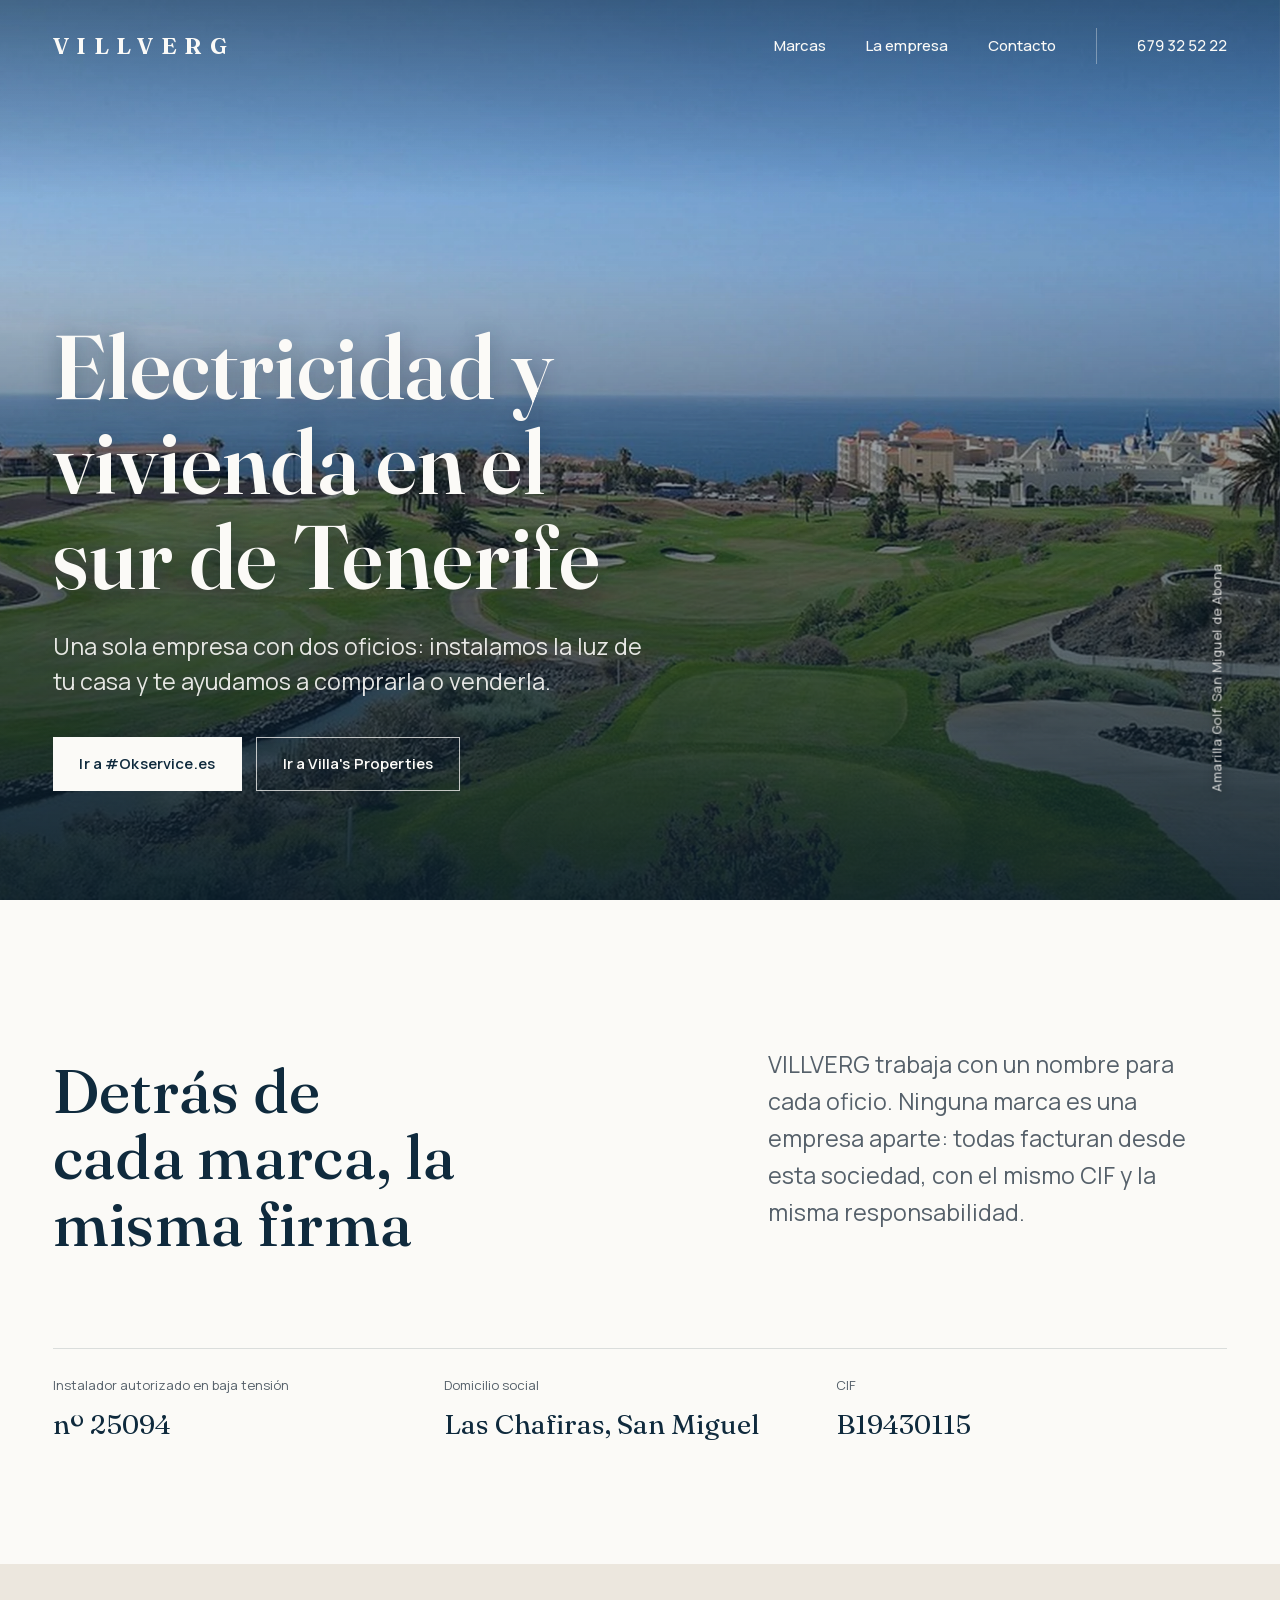
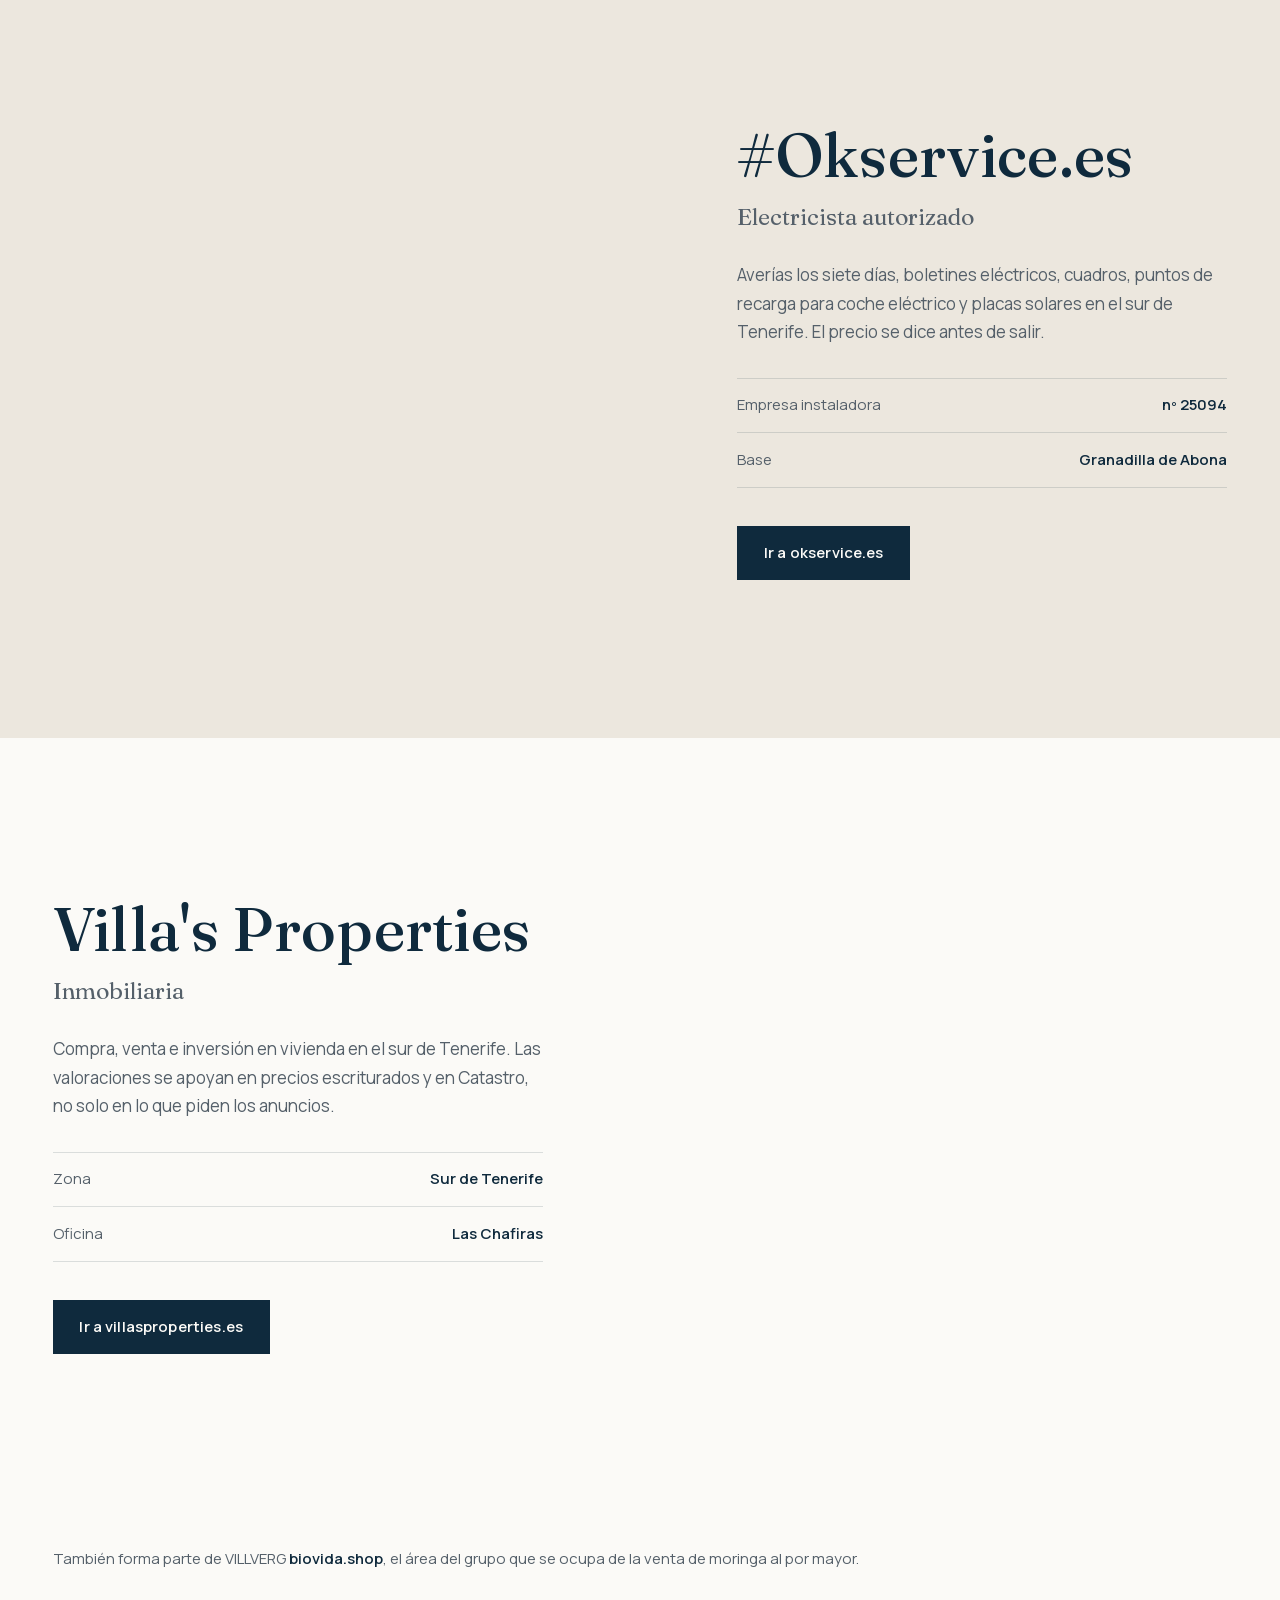
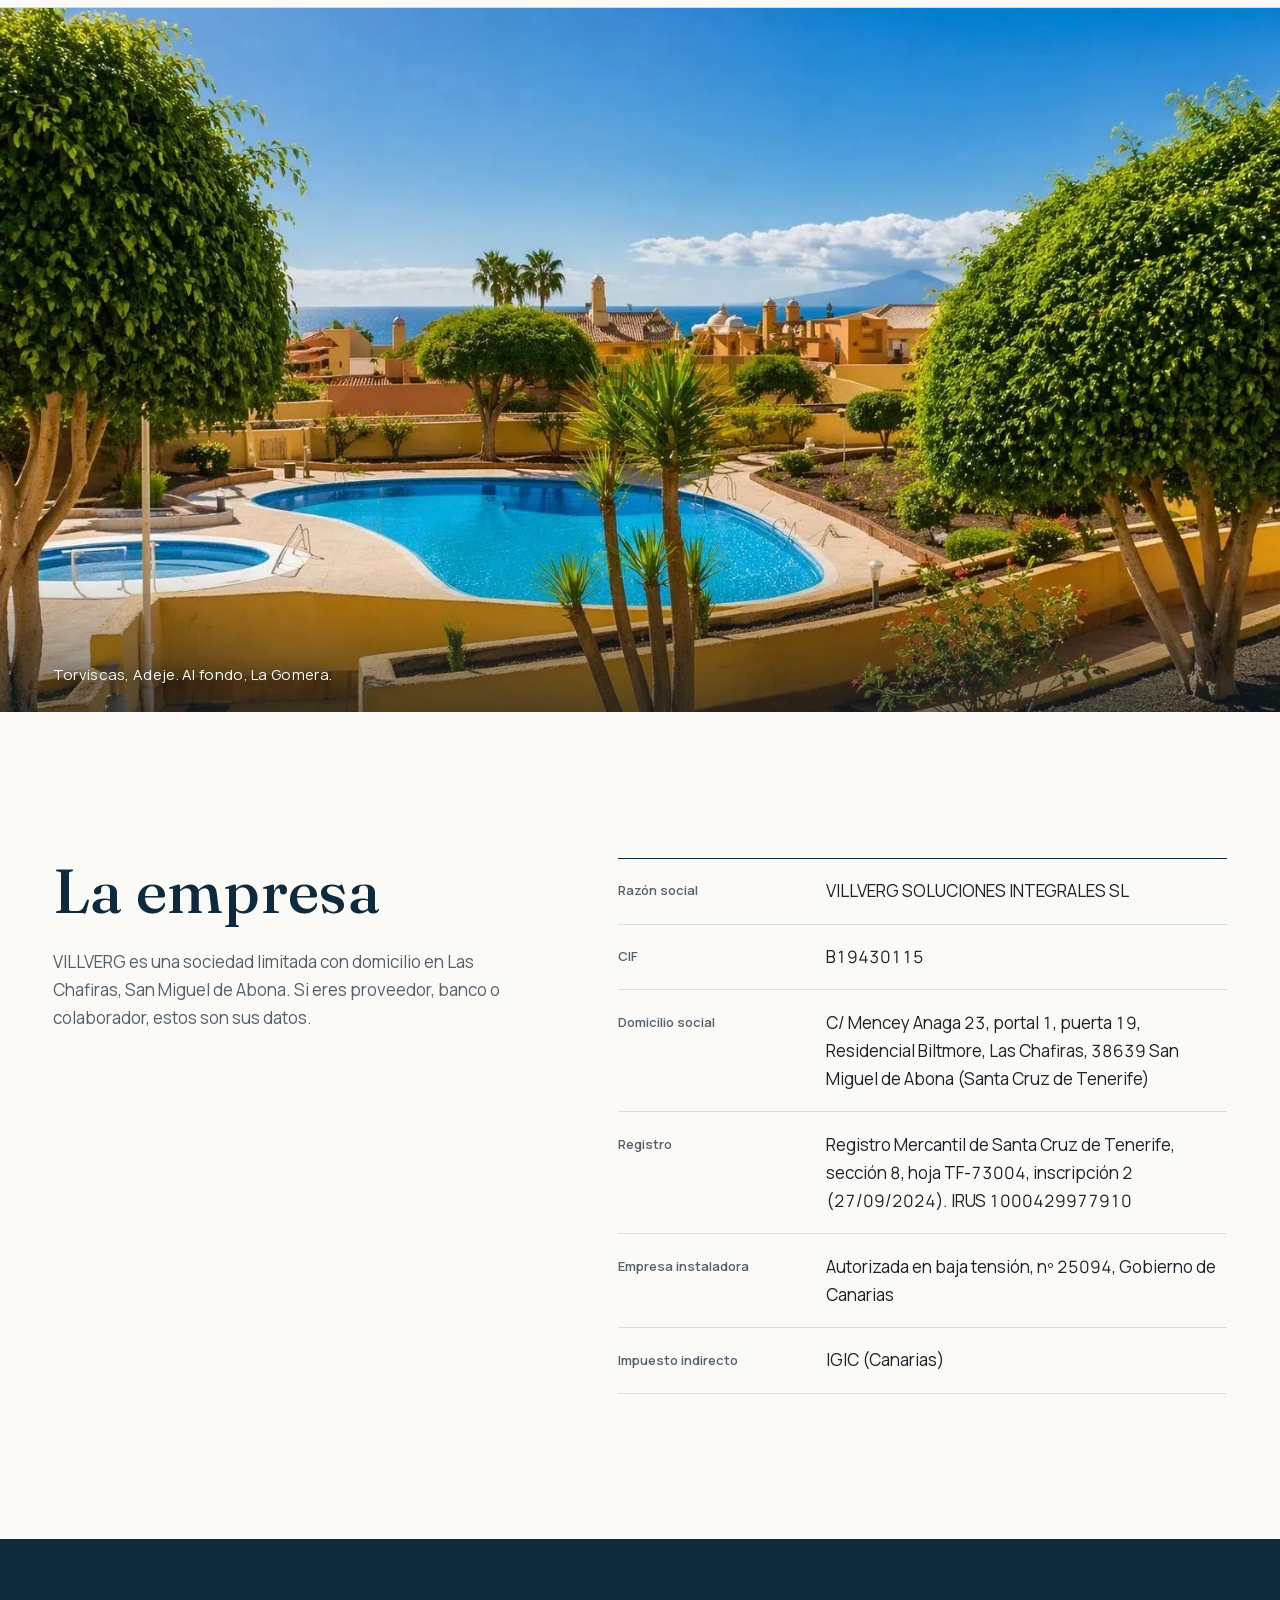
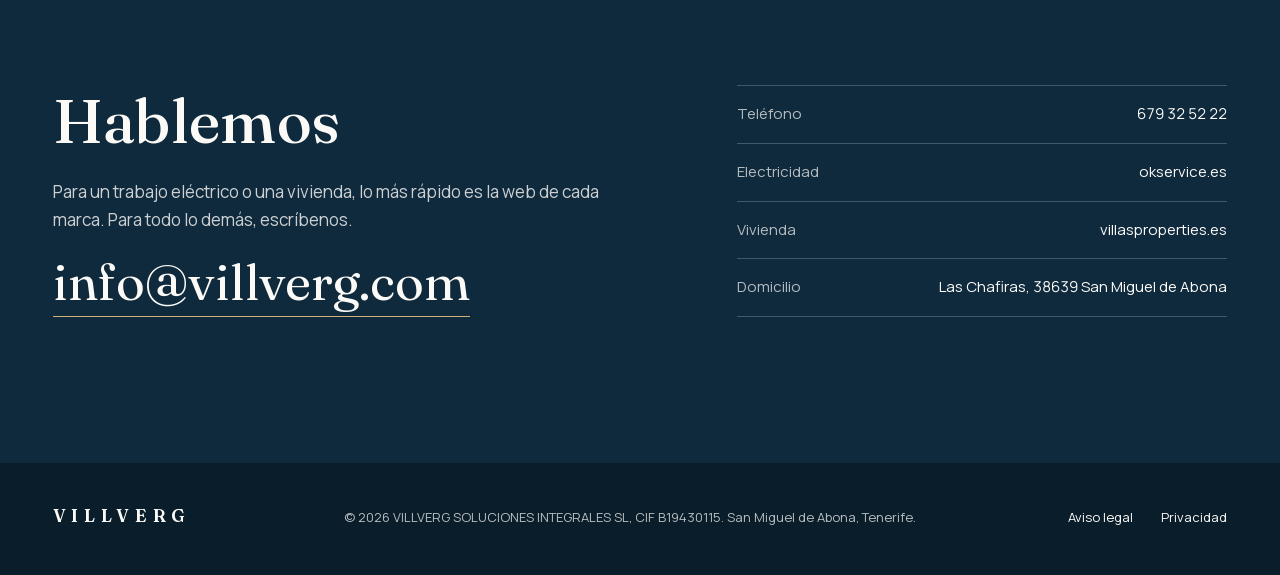
<file: index.html>
<!DOCTYPE html>
<html lang="es">
<head>
<meta charset="utf-8">
<meta name="viewport" content="width=device-width, initial-scale=1">
<title>VILLVERG · Electricidad y vivienda en el sur de Tenerife</title>
<meta name="description" content="VILLVERG SOLUCIONES INTEGRALES SL (CIF B19430115) es la empresa de San Miguel de Abona, Tenerife, detrás de #Okservice.es, electricista autorizado, y Villa's Properties, inmobiliaria.">
<meta name="robots" content="index,follow">
<link rel="canonical" href="https://villverg.com/">
<meta name="theme-color" content="#0f2a3d">
<meta name="author" content="VILLVERG SOLUCIONES INTEGRALES SL">
<meta property="og:type" content="website">
<meta property="og:site_name" content="VILLVERG">
<meta property="og:locale" content="es_ES">
<meta property="og:title" content="VILLVERG · Electricidad y vivienda en el sur de Tenerife">
<meta property="og:description" content="VILLVERG SOLUCIONES INTEGRALES SL (CIF B19430115) es la empresa de San Miguel de Abona, Tenerife, detrás de #Okservice.es, electricista autorizado, y Villa's Properties, inmobiliaria.">
<meta property="og:url" content="https://villverg.com/">
<meta property="og:image" content="https://villverg.com/assets/img/portada-1400.webp">
<link rel="icon" href="/favicon.svg" type="image/svg+xml">
<link rel="preload" as="font" type="font/woff2" href="/assets/fonts/fraunces-latin.woff2" crossorigin>
<link rel="preload" as="font" type="font/woff2" href="/assets/fonts/manrope-latin.woff2" crossorigin>
<link rel="preload" as="image" href="/assets/img/portada-1400.webp" imagesrcset="/assets/img/portada-movil-900.webp 900w, /assets/img/portada-1400.webp 1400w, /assets/img/portada-2400.webp 2400w" imagesizes="(min-width: 1200px) 2400px, 100vw" fetchpriority="high">
<link rel="stylesheet" href="/assets/css/villverg.css">
<script type="application/ld+json">
{
 "@context": "https://schema.org",
 "@type": "Organization",
 "@id": "https://villverg.com/#organization",
 "name": "VILLVERG",
 "legalName": "VILLVERG SOLUCIONES INTEGRALES SL",
 "vatID": "ESB19430115",
 "taxID": "B19430115",
 "url": "https://villverg.com/",
 "telephone": "+34679325222",
 "email": "info@villverg.com",
 "address": {
  "@type": "PostalAddress",
  "streetAddress": "C/ Mencey Anaga 23, portal 1, puerta 19, Residencial Biltmore, Las Chafiras",
  "postalCode": "38639",
  "addressLocality": "San Miguel de Abona",
  "addressRegion": "Santa Cruz de Tenerife",
  "addressCountry": "ES"
 },
 "brand": [
  {
   "@type": "Brand",
   "name": "#Okservice.es",
   "url": "https://okservice.es/"
  },
  {
   "@type": "Brand",
   "name": "Villa's Properties",
   "url": "https://villasproperties.es/"
  },
  {
   "@type": "Brand",
   "name": "biovida.shop"
  }
 ]
}
</script>
</head>
<body>
<a class="saltar" href="#contenido">Ir al contenido</a>
<header class="cabecera">
  <div class="cabecera-fila">
    <a class="logotipo" href="/" aria-label="VILLVERG, inicio">VILLVERG</a>
    <nav class="menu" aria-label="Principal">
      <a class="menu-opcional" href="/#marcas">Marcas</a>
      <a class="menu-opcional" href="/#empresa">La empresa</a>
      <a href="/#contacto">Contacto</a>
      <a class="menu-telefono" href="tel:+34679325222">679 32 52 22</a>
    </nav>
  </div>
</header>

<main id="contenido">

  <section class="portada" aria-labelledby="h-portada">
    <picture class="portada-foto">
      <source media="(max-width: 719px)" srcset="/assets/img/portada-movil-900.webp">
      <img src="/assets/img/portada-1400.webp" srcset="/assets/img/portada-1400.webp 1400w, /assets/img/portada-2400.webp 2400w" sizes="(min-width: 1200px) 2400px, 100vw" width="2400" height="1352" alt="Campo de golf de Amarilla junto al mar, en San Miguel de Abona" fetchpriority="high">
    </picture>
    <div class="portada-texto">
      <h1 id="h-portada">Electricidad y vivienda en el sur de Tenerife</h1>
      <p class="portada-entradilla">Una sola empresa con dos oficios: instalamos la luz de tu casa y te ayudamos a comprarla o venderla.</p>
      <div class="portada-acciones">
        <a class="boton boton-claro" href="https://okservice.es/" rel="noopener">Ir a #Okservice.es</a>
        <a class="boton boton-borde" href="https://villasproperties.es/" rel="noopener">Ir a Villa's Properties</a>
      </div>
    </div>
    <p class="portada-pie">Amarilla Golf, San Miguel de Abona</p>
  </section>

  <section class="presentacion" aria-labelledby="h-presentacion">
    <div class="contenedor">
      <div class="presentacion-rejilla">
        <h2 id="h-presentacion">Detrás de cada marca, la misma firma</h2>
        <p>VILLVERG trabaja con un nombre para cada oficio. Ninguna marca es una empresa aparte: todas facturan desde esta sociedad, con el mismo CIF y la misma responsabilidad.</p>
      </div>
      <dl class="cifras">
        <div><dt>Instalador autorizado en baja tensión</dt><dd>nº 25094</dd></div>
        <div><dt>Domicilio social</dt><dd>Las Chafiras, San Miguel</dd></div>
        <div><dt>CIF</dt><dd>B19430115</dd></div>
      </dl>
    </div>
  </section>

  <div id="marcas">
    <article class="marca" aria-labelledby="h-okservice">
      <figure class="marca-foto">
        <img src="/assets/img/okservice-1223.webp" srcset="/assets/img/okservice-800.webp 800w, /assets/img/okservice-1223.webp 1223w" sizes="(min-width: 900px) 55vw, 100vw" width="1223" height="688" loading="lazy" alt="Técnico de #Okservice.es trabajando en un cuadro eléctrico">
      </figure>
      <div class="marca-texto">
        <h3 id="h-okservice">#Okservice.es</h3>
        <p class="marca-oficio">Electricista autorizado</p>
        <p>Averías los siete días, boletines eléctricos, cuadros, puntos de recarga para coche eléctrico y placas solares en el sur de Tenerife. El precio se dice antes de salir.</p>
        <dl class="marca-datos">
          <div><dt>Empresa instaladora</dt><dd>nº 25094</dd></div>
          <div><dt>Base</dt><dd>Granadilla de Abona</dd></div>
        </dl>
        <a class="boton boton-oscuro" href="https://okservice.es/" rel="noopener">Ir a okservice.es</a>
      </div>
    </article>

    <article class="marca marca-invertida" aria-labelledby="h-villas">
      <figure class="marca-foto">
        <img src="/assets/img/villas-1500.webp" srcset="/assets/img/villas-800.webp 800w, /assets/img/villas-1500.webp 1500w" sizes="(min-width: 900px) 55vw, 100vw" width="1500" height="1000" loading="lazy" alt="Terraza con vistas a la piscina y las palmeras del Residencial Biltmore, en Las Chafiras">
      </figure>
      <div class="marca-texto">
        <h3 id="h-villas">Villa's Properties</h3>
        <p class="marca-oficio">Inmobiliaria</p>
        <p>Compra, venta e inversión en vivienda en el sur de Tenerife. Las valoraciones se apoyan en precios escriturados y en Catastro, no solo en lo que piden los anuncios.</p>
        <dl class="marca-datos">
          <div><dt>Zona</dt><dd>Sur de Tenerife</dd></div>
          <div><dt>Oficina</dt><dd>Las Chafiras</dd></div>
        </dl>
        <a class="boton boton-oscuro" href="https://villasproperties.es/" rel="noopener">Ir a villasproperties.es</a>
      </div>
    </article>

    <div class="otras-marcas">
      <div class="contenedor"><p>También forma parte de VILLVERG <strong>biovida.shop</strong>, el área del grupo que se ocupa de la venta de moringa al por mayor.</p></div>
    </div>
  </div>

  <figure class="banda">
    <img src="/assets/img/costa-1500.webp" srcset="/assets/img/costa-800.webp 800w, /assets/img/costa-1500.webp 1500w" sizes="100vw" width="1500" height="1000" loading="lazy" alt="Jardines y piscina en Torviscas, Adeje, con La Gomera al fondo">
    <figcaption>Torviscas, Adeje. Al fondo, La Gomera.</figcaption>
  </figure>

  <section class="empresa" id="empresa" aria-labelledby="h-empresa">
    <div class="contenedor empresa-rejilla">
      <div>
        <h2 id="h-empresa">La empresa</h2>
        <p>VILLVERG es una sociedad limitada con domicilio en Las Chafiras, San Miguel de Abona. Si eres proveedor, banco o colaborador, estos son sus datos.</p>
      </div>
      <dl class="ficha">
        <div><dt>Razón social</dt><dd>VILLVERG SOLUCIONES INTEGRALES SL</dd></div>
        <div><dt>CIF</dt><dd>B19430115</dd></div>
        <div><dt>Domicilio social</dt><dd>C/ Mencey Anaga 23, portal 1, puerta 19, Residencial Biltmore, Las Chafiras, 38639 San Miguel de Abona (Santa Cruz de Tenerife)</dd></div>
        <div><dt>Registro</dt><dd>Registro Mercantil de Santa Cruz de Tenerife, sección 8, hoja TF-73004, inscripción 2 (27/09/2024). IRUS 1000429977910</dd></div>
        <div><dt>Empresa instaladora</dt><dd>Autorizada en baja tensión, nº 25094, Gobierno de Canarias</dd></div>
        <div><dt>Impuesto indirecto</dt><dd>IGIC (Canarias)</dd></div>
      </dl>
    </div>
  </section>

  <section class="contacto" id="contacto" aria-labelledby="h-contacto">
    <div class="contenedor contacto-rejilla">
      <div>
        <h2 id="h-contacto">Hablemos</h2>
        <p>Para un trabajo eléctrico o una vivienda, lo más rápido es la web de cada marca. Para todo lo demás, escríbenos.</p>
        <a class="contacto-correo" href="mailto:info@villverg.com">info@villverg.com</a>
      </div>
      <dl class="contacto-lista">
        <div><dt>Teléfono</dt><dd><a href="tel:+34679325222">679 32 52 22</a></dd></div>
        <div><dt>Electricidad</dt><dd><a href="https://okservice.es/" rel="noopener">okservice.es</a></dd></div>
        <div><dt>Vivienda</dt><dd><a href="https://villasproperties.es/" rel="noopener">villasproperties.es</a></dd></div>
        <div><dt>Domicilio</dt><dd>Las Chafiras, 38639 San Miguel de Abona</dd></div>
      </dl>
    </div>
  </section>

</main>

<footer class="pie">
  <div class="contenedor pie-fila">
    <a class="logotipo" href="/">VILLVERG</a>
    <p>© 2026 VILLVERG SOLUCIONES INTEGRALES SL, CIF B19430115. San Miguel de Abona, Tenerife.</p>
    <nav aria-label="Información legal">
      <a href="/aviso-legal.html">Aviso legal</a>
      <a href="/privacidad.html">Privacidad</a>
    </nav>
  </div>
</footer>
</body>
</html>
</file>
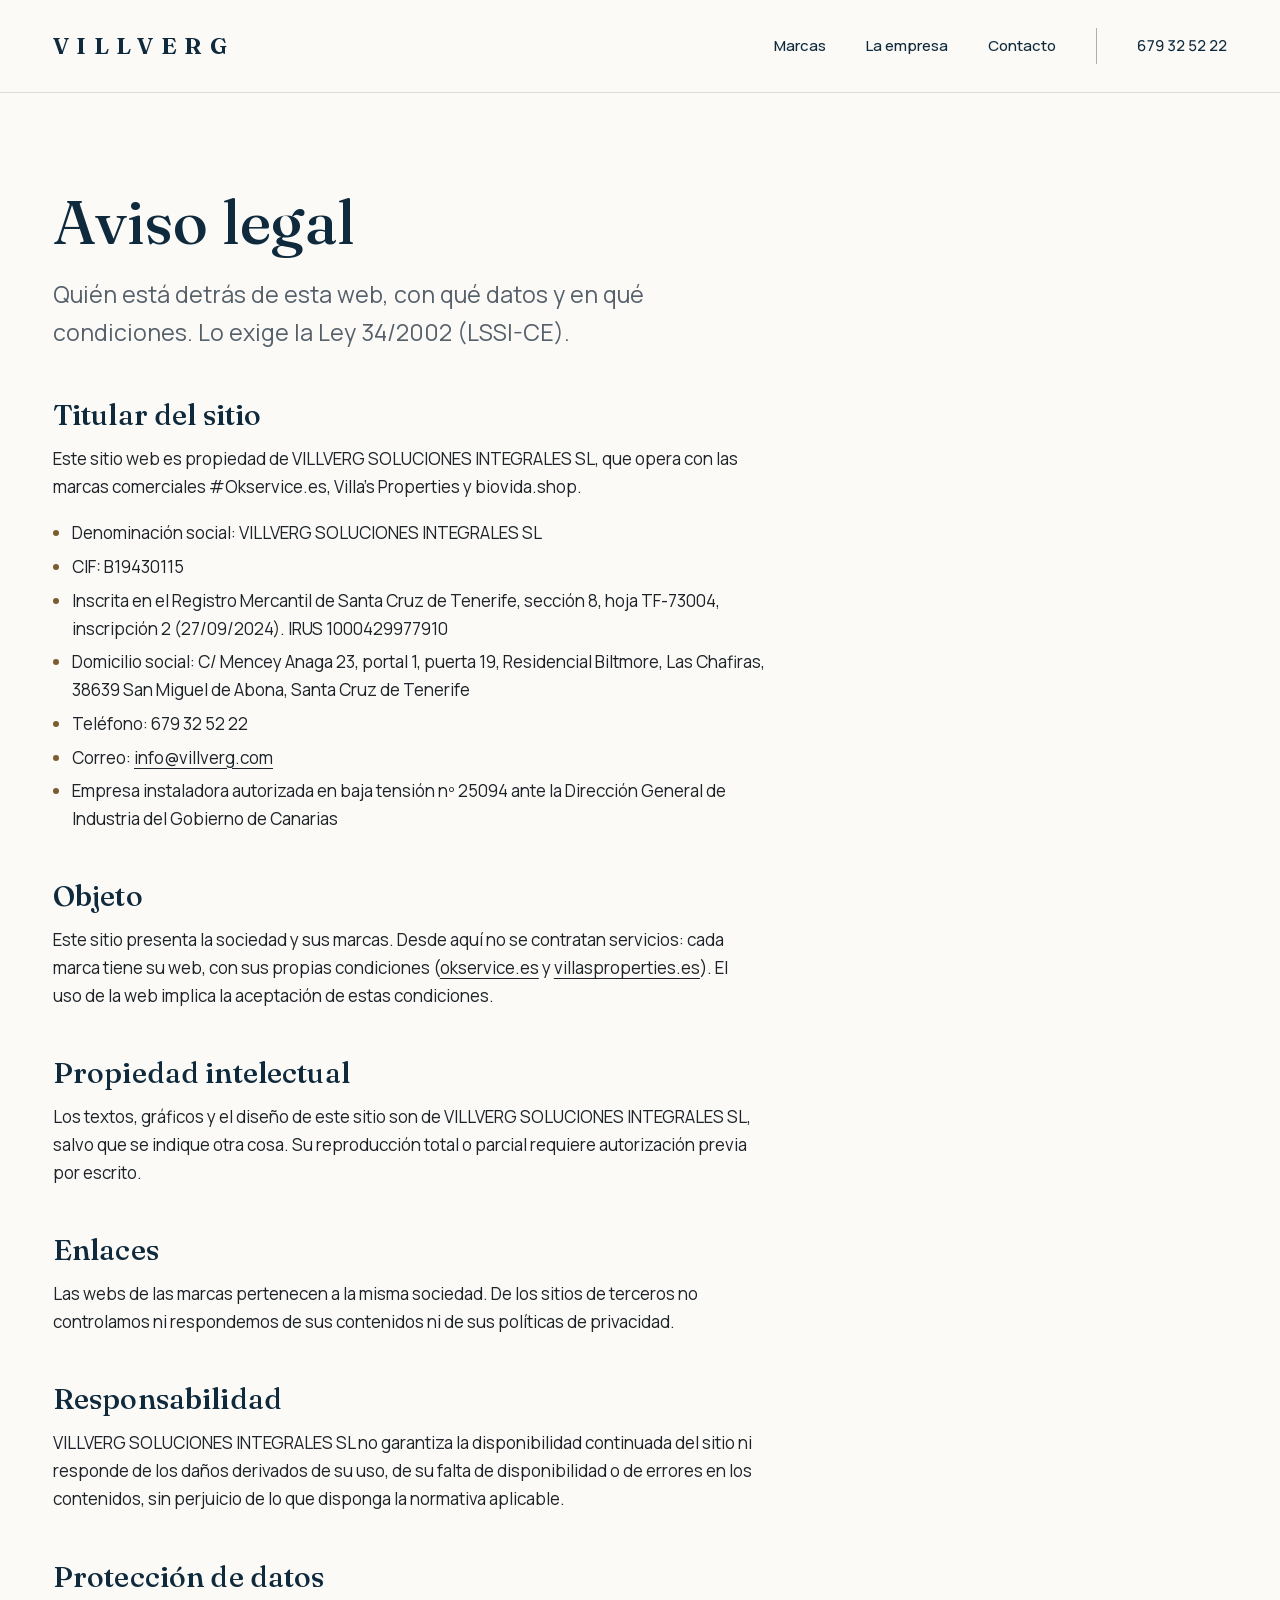
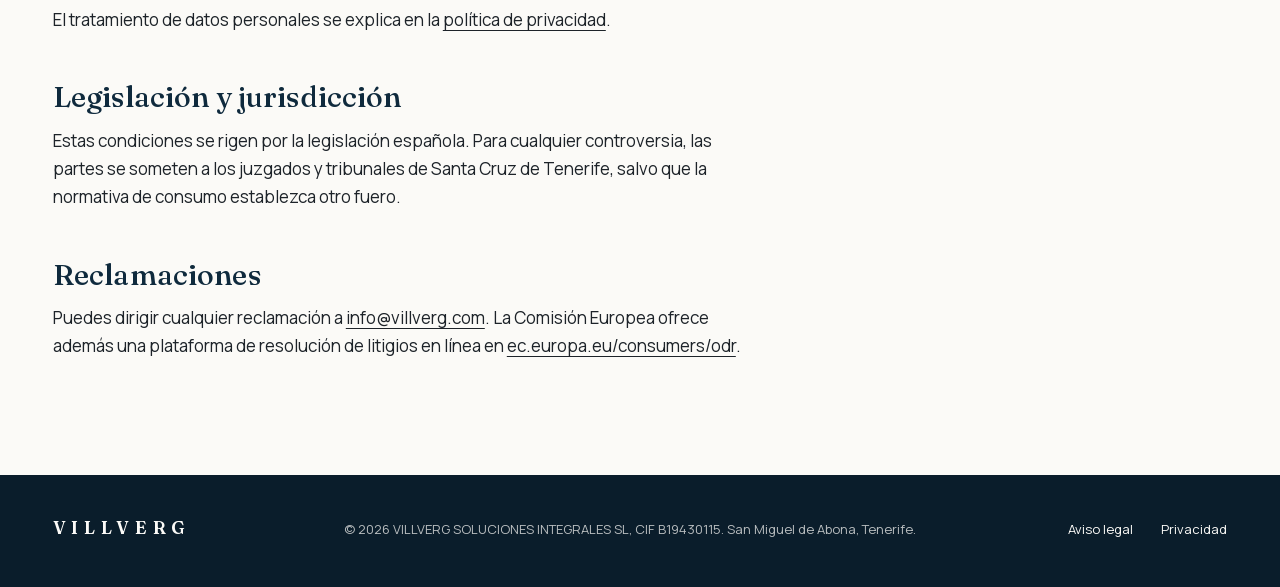
<file: aviso-legal.html>
<!DOCTYPE html>
<html lang="es">
<head>
<meta charset="utf-8">
<meta name="viewport" content="width=device-width, initial-scale=1">
<title>Aviso legal · VILLVERG</title>
<meta name="description" content="Aviso legal del sitio de VILLVERG SOLUCIONES INTEGRALES SL.">
<meta name="robots" content="noindex,follow">
<link rel="canonical" href="https://villverg.com/aviso-legal.html">
<meta name="theme-color" content="#0f2a3d">
<meta name="author" content="VILLVERG SOLUCIONES INTEGRALES SL">
<meta property="og:type" content="website">
<meta property="og:site_name" content="VILLVERG">
<meta property="og:locale" content="es_ES">
<meta property="og:title" content="Aviso legal · VILLVERG">
<meta property="og:description" content="Aviso legal del sitio de VILLVERG SOLUCIONES INTEGRALES SL.">
<meta property="og:url" content="https://villverg.com/aviso-legal.html">
<meta property="og:image" content="https://villverg.com/assets/img/portada-1400.webp">
<link rel="icon" href="/favicon.svg" type="image/svg+xml">
<link rel="preload" as="font" type="font/woff2" href="/assets/fonts/fraunces-latin.woff2" crossorigin>
<link rel="preload" as="font" type="font/woff2" href="/assets/fonts/manrope-latin.woff2" crossorigin>
<link rel="stylesheet" href="/assets/css/villverg.css">
</head>
<body>
<a class="saltar" href="#contenido">Ir al contenido</a>
<header class="cabecera cabecera-solida">
  <div class="cabecera-fila">
    <a class="logotipo" href="/" aria-label="VILLVERG, inicio">VILLVERG</a>
    <nav class="menu" aria-label="Principal">
      <a class="menu-opcional" href="/#marcas">Marcas</a>
      <a class="menu-opcional" href="/#empresa">La empresa</a>
      <a href="/#contacto">Contacto</a>
      <a class="menu-telefono" href="tel:+34679325222">679 32 52 22</a>
    </nav>
  </div>
</header>

<main id="contenido" class="legal">
  <div class="contenedor">
    <h1>Aviso legal</h1>
    <p class="entradilla">Quién está detrás de esta web, con qué datos y en qué condiciones. Lo exige la Ley 34/2002 (LSSI-CE).</p>
    <h2>Titular del sitio</h2>
    <p>Este sitio web es propiedad de VILLVERG SOLUCIONES INTEGRALES SL, que opera con las marcas comerciales #Okservice.es, Villa's Properties y biovida.shop.</p>
    <ul>
      <li>Denominación social: VILLVERG SOLUCIONES INTEGRALES SL</li>
      <li>CIF: B19430115</li>
      <li>Inscrita en el Registro Mercantil de Santa Cruz de Tenerife, sección 8, hoja TF-73004, inscripción 2 (27/09/2024). IRUS 1000429977910</li>
      <li>Domicilio social: C/ Mencey Anaga 23, portal 1, puerta 19, Residencial Biltmore, Las Chafiras, 38639 San Miguel de Abona, Santa Cruz de Tenerife</li>
      <li>Teléfono: 679 32 52 22</li>
      <li>Correo: <a href="mailto:info@villverg.com">info@villverg.com</a></li>
      <li>Empresa instaladora autorizada en baja tensión nº 25094 ante la Dirección General de Industria del Gobierno de Canarias</li>
    </ul>
    <h2>Objeto</h2>
    <p>Este sitio presenta la sociedad y sus marcas. Desde aquí no se contratan servicios: cada marca tiene su web, con sus propias condiciones (<a href="https://okservice.es/terms" rel="noopener">okservice.es</a> y <a href="https://villasproperties.es/aviso-legal" rel="noopener">villasproperties.es</a>). El uso de la web implica la aceptación de estas condiciones.</p>
    <h2>Propiedad intelectual</h2>
    <p>Los textos, gráficos y el diseño de este sitio son de VILLVERG SOLUCIONES INTEGRALES SL, salvo que se indique otra cosa. Su reproducción total o parcial requiere autorización previa por escrito.</p>
    <h2>Enlaces</h2>
    <p>Las webs de las marcas pertenecen a la misma sociedad. De los sitios de terceros no controlamos ni respondemos de sus contenidos ni de sus políticas de privacidad.</p>
    <h2>Responsabilidad</h2>
    <p>VILLVERG SOLUCIONES INTEGRALES SL no garantiza la disponibilidad continuada del sitio ni responde de los daños derivados de su uso, de su falta de disponibilidad o de errores en los contenidos, sin perjuicio de lo que disponga la normativa aplicable.</p>
    <h2>Protección de datos</h2>
    <p>El tratamiento de datos personales se explica en la <a href="/privacidad.html">política de privacidad</a>.</p>
    <h2>Legislación y jurisdicción</h2>
    <p>Estas condiciones se rigen por la legislación española. Para cualquier controversia, las partes se someten a los juzgados y tribunales de Santa Cruz de Tenerife, salvo que la normativa de consumo establezca otro fuero.</p>
    <h2>Reclamaciones</h2>
    <p>Puedes dirigir cualquier reclamación a <a href="mailto:info@villverg.com">info@villverg.com</a>. La Comisión Europea ofrece además una plataforma de resolución de litigios en línea en <a href="https://ec.europa.eu/consumers/odr" rel="noopener">ec.europa.eu/consumers/odr</a>.</p>
  </div>
</main>

<footer class="pie">
  <div class="contenedor pie-fila">
    <a class="logotipo" href="/">VILLVERG</a>
    <p>© 2026 VILLVERG SOLUCIONES INTEGRALES SL, CIF B19430115. San Miguel de Abona, Tenerife.</p>
    <nav aria-label="Información legal">
      <a href="/aviso-legal.html">Aviso legal</a>
      <a href="/privacidad.html">Privacidad</a>
    </nav>
  </div>
</footer>
</body>
</html>
</file>
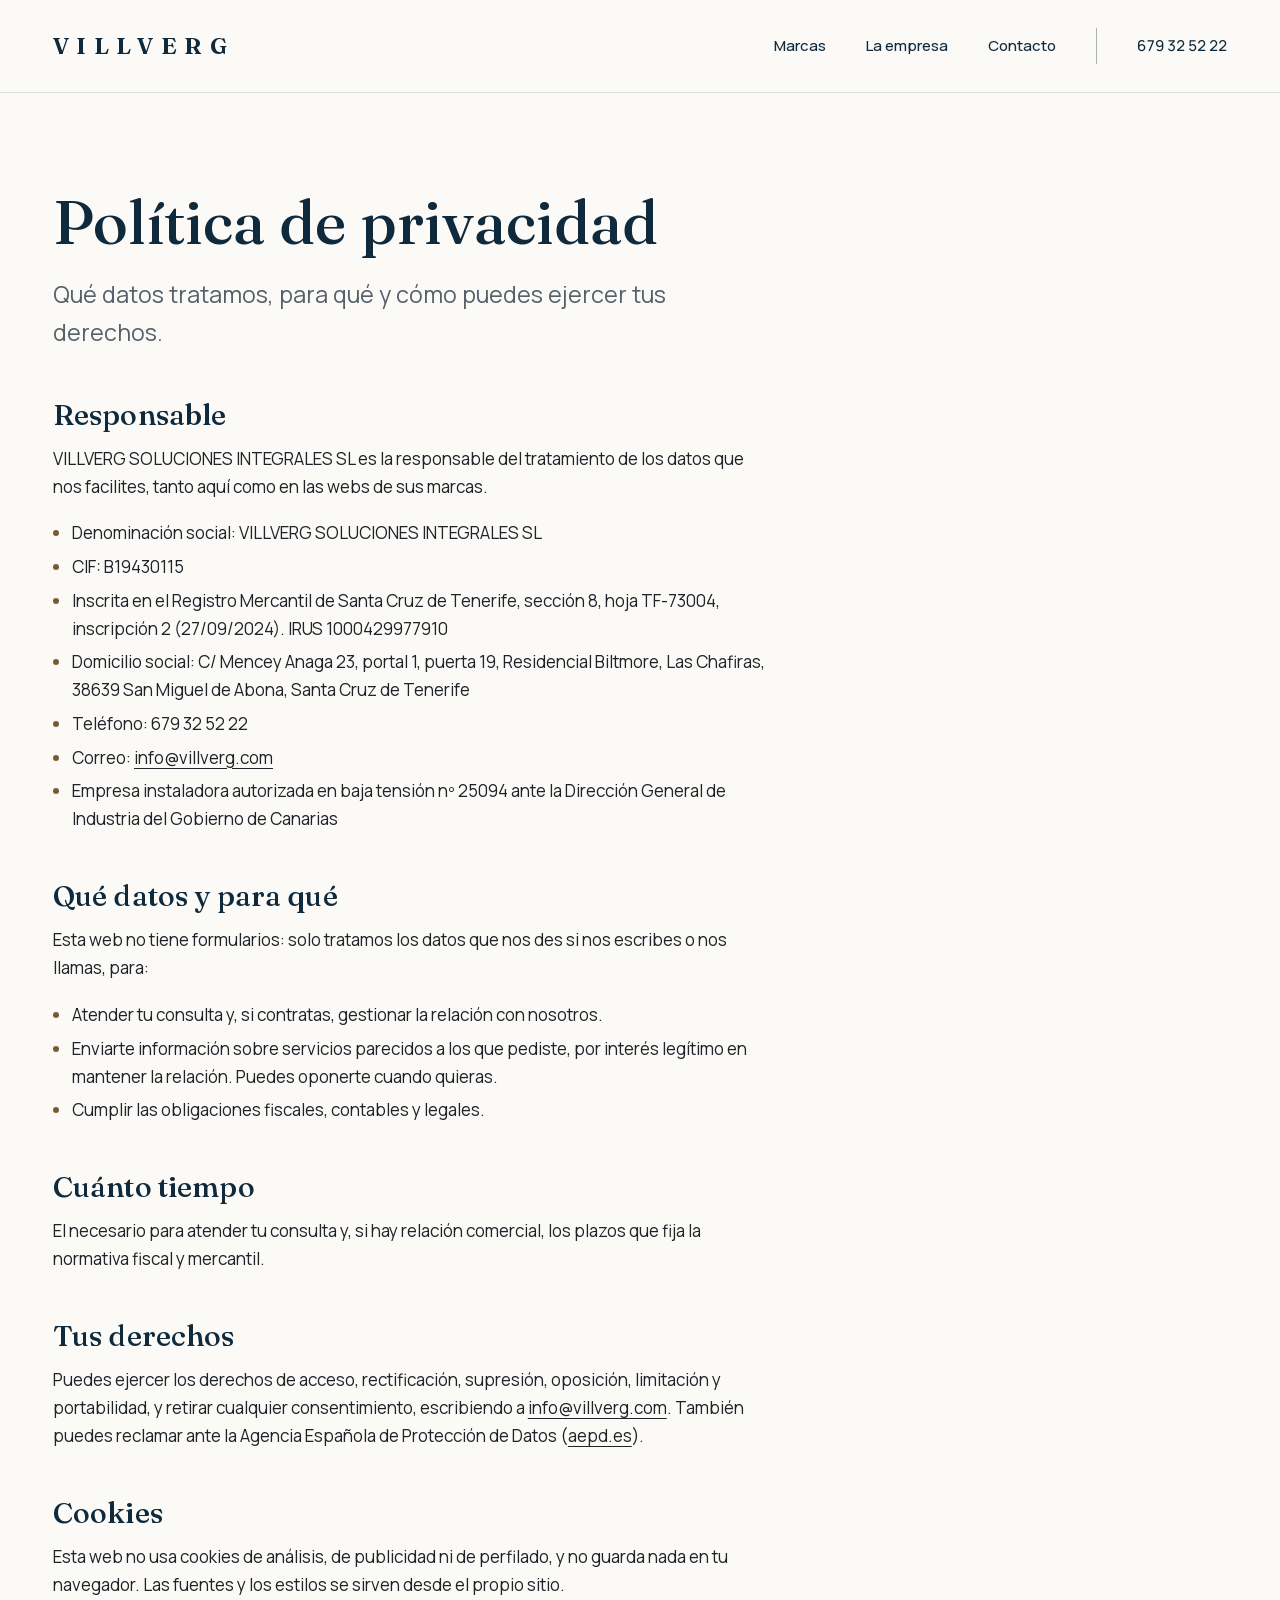
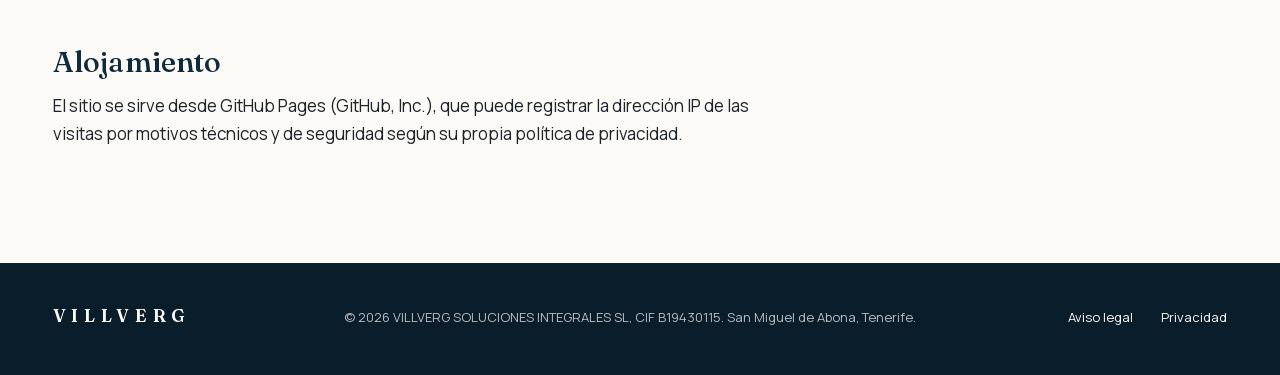
<file: privacidad.html>
<!DOCTYPE html>
<html lang="es">
<head>
<meta charset="utf-8">
<meta name="viewport" content="width=device-width, initial-scale=1">
<title>Política de privacidad · VILLVERG</title>
<meta name="description" content="Política de privacidad del sitio de VILLVERG SOLUCIONES INTEGRALES SL.">
<meta name="robots" content="noindex,follow">
<link rel="canonical" href="https://villverg.com/privacidad.html">
<meta name="theme-color" content="#0f2a3d">
<meta name="author" content="VILLVERG SOLUCIONES INTEGRALES SL">
<meta property="og:type" content="website">
<meta property="og:site_name" content="VILLVERG">
<meta property="og:locale" content="es_ES">
<meta property="og:title" content="Política de privacidad · VILLVERG">
<meta property="og:description" content="Política de privacidad del sitio de VILLVERG SOLUCIONES INTEGRALES SL.">
<meta property="og:url" content="https://villverg.com/privacidad.html">
<meta property="og:image" content="https://villverg.com/assets/img/portada-1400.webp">
<link rel="icon" href="/favicon.svg" type="image/svg+xml">
<link rel="preload" as="font" type="font/woff2" href="/assets/fonts/fraunces-latin.woff2" crossorigin>
<link rel="preload" as="font" type="font/woff2" href="/assets/fonts/manrope-latin.woff2" crossorigin>
<link rel="stylesheet" href="/assets/css/villverg.css">
</head>
<body>
<a class="saltar" href="#contenido">Ir al contenido</a>
<header class="cabecera cabecera-solida">
  <div class="cabecera-fila">
    <a class="logotipo" href="/" aria-label="VILLVERG, inicio">VILLVERG</a>
    <nav class="menu" aria-label="Principal">
      <a class="menu-opcional" href="/#marcas">Marcas</a>
      <a class="menu-opcional" href="/#empresa">La empresa</a>
      <a href="/#contacto">Contacto</a>
      <a class="menu-telefono" href="tel:+34679325222">679 32 52 22</a>
    </nav>
  </div>
</header>

<main id="contenido" class="legal">
  <div class="contenedor">
    <h1>Política de privacidad</h1>
    <p class="entradilla">Qué datos tratamos, para qué y cómo puedes ejercer tus derechos.</p>
    <h2>Responsable</h2>
    <p>VILLVERG SOLUCIONES INTEGRALES SL es la responsable del tratamiento de los datos que nos facilites, tanto aquí como en las webs de sus marcas.</p>
    <ul>
      <li>Denominación social: VILLVERG SOLUCIONES INTEGRALES SL</li>
      <li>CIF: B19430115</li>
      <li>Inscrita en el Registro Mercantil de Santa Cruz de Tenerife, sección 8, hoja TF-73004, inscripción 2 (27/09/2024). IRUS 1000429977910</li>
      <li>Domicilio social: C/ Mencey Anaga 23, portal 1, puerta 19, Residencial Biltmore, Las Chafiras, 38639 San Miguel de Abona, Santa Cruz de Tenerife</li>
      <li>Teléfono: 679 32 52 22</li>
      <li>Correo: <a href="mailto:info@villverg.com">info@villverg.com</a></li>
      <li>Empresa instaladora autorizada en baja tensión nº 25094 ante la Dirección General de Industria del Gobierno de Canarias</li>
    </ul>
    <h2>Qué datos y para qué</h2>
    <p>Esta web no tiene formularios: solo tratamos los datos que nos des si nos escribes o nos llamas, para:</p>
    <ul>
      <li>Atender tu consulta y, si contratas, gestionar la relación con nosotros.</li>
      <li>Enviarte información sobre servicios parecidos a los que pediste, por interés legítimo en mantener la relación. Puedes oponerte cuando quieras.</li>
      <li>Cumplir las obligaciones fiscales, contables y legales.</li>
    </ul>
    <h2>Cuánto tiempo</h2>
    <p>El necesario para atender tu consulta y, si hay relación comercial, los plazos que fija la normativa fiscal y mercantil.</p>
    <h2>Tus derechos</h2>
    <p>Puedes ejercer los derechos de acceso, rectificación, supresión, oposición, limitación y portabilidad, y retirar cualquier consentimiento, escribiendo a <a href="mailto:info@villverg.com">info@villverg.com</a>. También puedes reclamar ante la Agencia Española de Protección de Datos (<a href="https://www.aepd.es" rel="noopener">aepd.es</a>).</p>
    <h2>Cookies</h2>
    <p>Esta web no usa cookies de análisis, de publicidad ni de perfilado, y no guarda nada en tu navegador. Las fuentes y los estilos se sirven desde el propio sitio.</p>
    <h2>Alojamiento</h2>
    <p>El sitio se sirve desde GitHub Pages (GitHub, Inc.), que puede registrar la dirección IP de las visitas por motivos técnicos y de seguridad según su propia política de privacidad.</p>
  </div>
</main>

<footer class="pie">
  <div class="contenedor pie-fila">
    <a class="logotipo" href="/">VILLVERG</a>
    <p>© 2026 VILLVERG SOLUCIONES INTEGRALES SL, CIF B19430115. San Miguel de Abona, Tenerife.</p>
    <nav aria-label="Información legal">
      <a href="/aviso-legal.html">Aviso legal</a>
      <a href="/privacidad.html">Privacidad</a>
    </nav>
  </div>
</footer>
</body>
</html>
</file>
<file: assets/css/villverg.css>
/* VILLVERG — hoja única.
   Web corporativa clásica al nivel de los grupos inmobiliarios premium: fotografía real
   del sur de Tenerife a sangre, mucho aire, Fraunces en titulares y Manrope en texto.
   Azul noche atlántico, blanco cálido, piedra clara y latón como único acento.
   Fuentes autoalojadas (OFL, ver assets/fonts/OFL-*.txt). */

@font-face {
  font-family: 'Fraunces';
  font-style: normal;
  font-weight: 400 700;
  font-display: swap;
  src: url('../fonts/fraunces-latin.woff2') format('woff2');
}
@font-face {
  font-family: 'Manrope';
  font-style: normal;
  font-weight: 300 800;
  font-display: swap;
  src: url('../fonts/manrope-latin.woff2') format('woff2');
}

:root {
  --noche: #0f2a3d;
  --noche-hondo: #0a1d2b;
  --blanco: #fbfaf7;
  --piedra: #ece7de;
  --laton: #7a5c2e;
  --laton-claro: #d2b07a;
  --tinta: #1d2329;
  --tinta-suave: #55606a;
  --linea: rgba(15, 42, 61, 0.14);
  --linea-clara: rgba(251, 250, 247, 0.22);

  --serif: 'Fraunces', Georgia, 'Times New Roman', serif;
  --sans: 'Manrope', 'Helvetica Neue', Arial, sans-serif;

  --t-xs: 0.8125rem;
  --t-sm: 0.9375rem;
  --t-base: 1.0625rem;
  --t-lg: clamp(1.2rem, 1.05rem + 0.6vw, 1.45rem);
  --t-h2: clamp(2.3rem, 1.6rem + 3vw, 3.9rem);
  --t-h1: clamp(2.8rem, 1.6rem + 5vw, 5.75rem);

  --margen: clamp(1.25rem, 0.5rem + 3.5vw, 4.5rem);
  --ancho: 80rem;
  --seccion: clamp(5rem, 3.5rem + 7vw, 10rem);
  --ease: cubic-bezier(0.16, 1, 0.3, 1);
}

*, *::before, *::after { box-sizing: border-box; }
html { -webkit-text-size-adjust: 100%; scroll-behavior: smooth; scroll-padding-top: 2rem; }
@media (prefers-reduced-motion: reduce) { html { scroll-behavior: auto; } }
body {
  margin: 0;
  background: var(--blanco);
  color: var(--tinta);
  font-family: var(--sans);
  font-size: var(--t-base);
  line-height: 1.65;
  -webkit-font-smoothing: antialiased;
  text-rendering: optimizeLegibility;
}
::selection { background: var(--laton-claro); color: var(--noche-hondo); }
html { scrollbar-color: color-mix(in srgb, var(--noche) 45%, var(--piedra)) var(--blanco); caret-color: var(--laton); }
img { display: block; max-width: 100%; height: auto; }
a { color: inherit; text-underline-offset: 0.22em; text-decoration-thickness: 1px; }
h1, h2, h3 {
  font-family: var(--serif); font-weight: 500; line-height: 1.06; margin: 0;
  letter-spacing: 0.005em; font-optical-sizing: auto; text-wrap: balance;
  font-variation-settings: "WONK" 0;
}
p { margin: 0 0 1.1em; max-width: 64ch; }
/* Foco: latón oscuro sobre claro (5,9:1); latón claro sobre foto y noche, donde el oscuro no se ve. */
:focus-visible { outline: 2px solid var(--laton); outline-offset: 4px; }
.cabecera:not(.cabecera-solida) :focus-visible, .portada :focus-visible, .contacto :focus-visible, .pie :focus-visible { outline-color: var(--laton-claro); }

.saltar { position: absolute; left: -9999px; }
.saltar:focus { left: var(--margen); top: 1rem; z-index: 20; background: var(--noche); color: var(--blanco); padding: 0.6rem 1rem; }

.contenedor { max-width: var(--ancho); margin-inline: auto; padding-inline: var(--margen); }

/* ---------- cabecera: transparente sobre la portada, sólida en el resto ---------- */

.cabecera { position: absolute; inset: 0 0 auto; z-index: 10; color: var(--blanco); }
.cabecera-solida { position: static; color: var(--noche); border-bottom: 1px solid var(--linea); }
.cabecera-fila {
  display: flex; align-items: center; justify-content: space-between; gap: 2rem;
  max-width: var(--ancho); margin-inline: auto; padding: 1.75rem var(--margen);
}
.logotipo {
  font-family: var(--serif); font-weight: 600; font-size: 1.45rem; letter-spacing: 0.32em;
  text-decoration: none; line-height: 1;
}
.menu { display: flex; align-items: center; gap: clamp(1.25rem, 0.5rem + 2.5vw, 2.75rem); font-size: var(--t-sm); font-weight: 500; }
.menu a {
  text-decoration: none; padding-block: 0.35rem;
  background: linear-gradient(currentColor, currentColor) 0 100% / 0 1px no-repeat;
  transition: background-size 0.45s var(--ease);
}
.menu a:hover { background-size: 100% 1px; }
.menu-telefono {
  font-variant-numeric: tabular-nums;
  padding-left: clamp(1.25rem, 0.5rem + 2.5vw, 2.75rem);
  border-left: 1px solid color-mix(in srgb, currentColor 35%, transparent);
}
@media (max-width: 719px) {
  .menu-opcional { display: none; }
  .menu a:not(.menu-opcional) { display: inline-flex; align-items: center; min-height: 44px; }
}
.menu a { white-space: nowrap; }
@media (max-width: 419px) { .menu-telefono { padding-left: 1rem; } .cabecera .logotipo { font-size: 1.15rem; letter-spacing: 0.24em; } }
/* Por debajo de 380px no caben logotipo, Contacto y teléfono: queda el teléfono, que es la acción directa. */
@media (max-width: 379px) { .menu a:not(.menu-telefono) { display: none; } .menu-telefono { padding-left: 0; border-left: 0; } }

/* ---------- portada ---------- */

.portada {
  position: relative; isolation: isolate;
  min-height: max(100svh, 40rem);
  display: flex; align-items: flex-end;
  color: var(--blanco);
}
.portada-foto { position: absolute; inset: 0; z-index: -2; overflow: hidden; }
.portada-foto img { width: 100%; height: 100%; object-fit: cover; object-position: 50% 60%; }
.portada::after {
  content: ''; position: absolute; inset: 0; z-index: -1;
  background:
    linear-gradient(to bottom, rgba(10, 29, 43, 0.5) 0%, rgba(10, 29, 43, 0) 22%),
    linear-gradient(to top, rgba(10, 29, 43, 0.9) 0%, rgba(10, 29, 43, 0.55) 40%, rgba(10, 29, 43, 0.15) 70%, rgba(10, 29, 43, 0) 100%);
}
.portada-texto { width: 100%; max-width: var(--ancho); margin-inline: auto; padding: 0 var(--margen) clamp(3.5rem, 2rem + 6vw, 7rem); }
.portada h1 { font-size: var(--t-h1); font-weight: 600; max-width: 14ch; margin-bottom: 1.5rem; text-shadow: 0 2px 24px rgba(10, 29, 43, 0.35); }
.portada-entradilla { font-size: var(--t-lg); line-height: 1.5; color: rgba(251, 250, 247, 0.9); max-width: 40ch; margin-bottom: 2.4rem; }
.portada-acciones { display: flex; flex-wrap: wrap; gap: 0.9rem; }
@media (max-width: 479px) { .portada-acciones { display: grid; } }
.portada-pie {
  position: absolute; right: var(--margen); bottom: clamp(3.5rem, 2rem + 6vw, 7rem);
  margin: 0; font-size: var(--t-xs); letter-spacing: 0.04em; color: rgba(251, 250, 247, 0.92); text-shadow: 0 1px 12px rgba(10, 29, 43, 0.7);
  writing-mode: vertical-rl; transform: rotate(180deg);
}
@media (max-width: 719px) { .portada-pie { display: none; } }

/* Entrada única de la portada: la foto se asienta y el texto aparece. Solo aquí. */
@media (prefers-reduced-motion: no-preference) {
  .portada-foto img { animation: asentar 2.2s var(--ease) both; }
  .portada-texto > * { animation: emerger 1.2s var(--ease) both; }
  .portada-texto > :nth-child(2) { animation-delay: 0.12s; }
  .portada-texto > :nth-child(3) { animation-delay: 0.24s; }
}
@keyframes asentar { from { transform: scale(1.06); filter: brightness(0.8); } }
@keyframes emerger { from { opacity: 0; transform: translateY(14px); } }

.boton {
  display: inline-flex; align-items: center; justify-content: center;
  min-height: 52px; padding: 0.85rem 1.6rem;
  font-family: var(--sans); font-size: var(--t-sm); font-weight: 600; letter-spacing: 0.01em;
  text-decoration: none; border: 1px solid transparent;
  transition: background-color 0.35s var(--ease), color 0.35s var(--ease), border-color 0.35s var(--ease);
}
.boton-claro { background: var(--blanco); color: var(--noche); }
.boton-claro:hover { background: var(--laton-claro); }
.boton-borde { border-color: rgba(251, 250, 247, 0.75); color: var(--blanco); }
.boton-borde:hover { background: var(--blanco); color: var(--noche); border-color: var(--blanco); }
.boton-oscuro { background: var(--noche); color: var(--blanco); }
.boton-oscuro:hover { background: var(--noche-hondo); }

/* ---------- presentación ---------- */

.presentacion { padding-block: var(--seccion) calc(var(--seccion) * 0.8); }
.presentacion-rejilla { display: grid; gap: 2.5rem 6rem; }
@media (min-width: 960px) { .presentacion-rejilla { grid-template-columns: 1.35fr 1fr; align-items: end; } }
.presentacion h2 { font-size: var(--t-h2); color: var(--noche); max-width: 17ch; }
.presentacion p { color: var(--tinta-suave); font-size: var(--t-lg); line-height: 1.6; }
.cifras {
  display: grid; grid-template-columns: repeat(auto-fit, minmax(13rem, 1fr));
  margin: clamp(3.5rem, 2.5rem + 4vw, 6rem) 0 0; border-top: 1px solid var(--linea);
}
.cifras div { padding: 1.6rem 1.5rem 0 0; }
.cifras dt { font-size: var(--t-xs); color: var(--tinta-suave); margin-bottom: 0.35rem; }
.cifras dd { margin: 0; font-family: var(--serif); font-size: clamp(1.35rem, 1.1rem + 0.8vw, 1.75rem); color: var(--noche); font-variant-numeric: lining-nums; }

/* ---------- marcas: filas partidas foto/texto que alternan ---------- */

.marca { display: grid; background: var(--piedra); }
.marca-invertida { background: var(--blanco); }
@media (min-width: 900px) {
  .marca { grid-template-columns: 1.15fr 1fr; min-height: min(86vh, 54rem); }
  .marca-invertida { grid-template-columns: 1fr 1.15fr; }
  .marca-invertida .marca-foto { order: 2; }
}
.marca-foto { position: relative; overflow: hidden; min-height: 22rem; margin: 0; }
.marca-foto img { position: absolute; inset: 0; width: 100%; height: 100%; object-fit: cover; transition: transform 1.4s var(--ease); }
.marca:hover .marca-foto img { transform: scale(1.025); }
.marca-texto { align-self: center; justify-self: center; width: 100%; padding: clamp(3.5rem, 2rem + 5vw, 7rem) var(--margen); max-width: 40rem; }
.marca-oficio { font-family: var(--serif); font-size: var(--t-lg); color: var(--laton); margin: -0.6rem 0 1.6rem; }
.marca h3 { font-size: var(--t-h2); color: var(--noche); margin-bottom: 1.2rem; }
.marca p { color: var(--tinta-suave); }
.marca-datos { margin: 2rem 0 2.4rem; border-top: 1px solid var(--linea); }
.marca-datos div { display: flex; justify-content: space-between; gap: 1.5rem; padding: 0.9rem 0; border-bottom: 1px solid var(--linea); font-size: var(--t-sm); }
.marca-datos dt { color: var(--tinta-suave); }
.marca-datos dd { margin: 0; font-weight: 600; color: var(--noche); text-align: right; }

.otras-marcas { padding-block: 2.2rem; color: var(--tinta-suave); font-size: var(--t-sm); border-bottom: 1px solid var(--linea); }
.otras-marcas p { margin: 0; max-width: none; }
.otras-marcas strong { color: var(--noche); font-weight: 600; }

/* ---------- banda de paisaje ---------- */

.banda { position: relative; height: clamp(22rem, 55vw, 44rem); overflow: hidden; margin: 0; }
.banda img { width: 100%; height: 100%; object-fit: cover; object-position: 50% 45%; }
.banda::after {
  content: ''; position: absolute; inset: auto 0 0; height: 9rem; pointer-events: none;
  background: linear-gradient(to top, rgba(10, 29, 43, 0.55), rgba(10, 29, 43, 0));
}
.banda figcaption {
  position: absolute; left: var(--margen); bottom: 1.5rem; z-index: 1;
  font-size: var(--t-sm); color: var(--blanco); letter-spacing: 0.02em;
  text-shadow: 0 1px 14px rgba(10, 29, 43, 0.85);
}

/* ---------- la empresa ---------- */

.empresa { padding-block: var(--seccion); }
.empresa-rejilla { display: grid; gap: 3rem 6rem; }
@media (min-width: 960px) { .empresa-rejilla { grid-template-columns: 1fr 1.3fr; } }
.empresa h2 { font-size: var(--t-h2); color: var(--noche); margin-bottom: 1.5rem; }
.empresa p { color: var(--tinta-suave); }
.ficha { margin: 0; border-top: 1px solid var(--noche); }
.ficha div { display: grid; gap: 0.25rem 2rem; padding: 1.15rem 0; border-bottom: 1px solid var(--linea); }
@media (min-width: 600px) { .ficha div { grid-template-columns: 11rem 1fr; } }
.ficha dt { font-size: var(--t-xs); font-weight: 600; color: var(--tinta-suave); padding-top: 0.2rem; }
.ficha dd { margin: 0; color: var(--tinta); font-variant-numeric: tabular-nums; }

/* ---------- contacto ---------- */

.contacto { background: var(--noche); color: var(--blanco); padding-block: var(--seccion); }
.contacto-rejilla { display: grid; gap: 3rem 6rem; }
@media (min-width: 960px) { .contacto-rejilla { grid-template-columns: 1.2fr 1fr; align-items: end; } }
.contacto h2 { font-size: var(--t-h2); margin-bottom: 1.5rem; }
.contacto p { color: rgba(251, 250, 247, 0.8); }
.contacto-correo {
  display: inline-block; font-family: var(--serif); font-size: clamp(1.7rem, 1.1rem + 2.6vw, 3.2rem);
  text-decoration: none; line-height: 1.15; overflow-wrap: anywhere;
  padding-bottom: 0.3rem; border-bottom: 1px solid var(--laton-claro);
  transition: color 0.35s var(--ease);
}
.contacto-correo:hover { color: var(--laton-claro); }
.contacto-lista { margin: 0; border-top: 1px solid var(--linea-clara); }
.contacto-lista div { display: flex; justify-content: space-between; gap: 1.5rem; padding: 1rem 0; border-bottom: 1px solid var(--linea-clara); font-size: var(--t-sm); }
.contacto-lista dt { color: rgba(251, 250, 247, 0.7); }
.contacto-lista dd { margin: 0; text-align: right; font-variant-numeric: tabular-nums; }
.contacto-lista a { text-decoration: none; }
.contacto-lista a:hover { color: var(--laton-claro); }

/* ---------- pie ---------- */

.pie { background: var(--noche-hondo); color: rgba(251, 250, 247, 0.72); padding-block: 2.75rem; font-size: var(--t-xs); }
.pie-fila { display: flex; flex-wrap: wrap; align-items: baseline; justify-content: space-between; gap: 1rem 2.5rem; }
.pie .logotipo { color: var(--blanco); font-size: 1.1rem; }
.pie p { margin: 0; max-width: none; }
.pie nav { display: flex; gap: 1.75rem; }
.pie nav a { display: inline-block; min-height: 24px; color: var(--blanco); text-decoration: none; }
.pie nav a:hover { color: var(--laton-claro); }

/* ---------- textos legales y 404 ---------- */

.legal { padding-block: clamp(3.5rem, 2rem + 5vw, 7rem); }
.legal h1 { font-size: var(--t-h2); color: var(--noche); margin-bottom: 1.25rem; }
.legal .entradilla { font-size: var(--t-lg); color: var(--tinta-suave); max-width: 48ch; margin-bottom: 2.5rem; }
.legal h2 { font-size: clamp(1.4rem, 1.2rem + 0.8vw, 1.8rem); color: var(--noche); margin: 3rem 0 0.9rem; }
.legal p, .legal li { max-width: 70ch; }
.legal ul { padding-left: 1.2rem; }
.legal li { margin-bottom: 0.35rem; }
.legal li::marker { color: var(--laton); }

.error { padding-block: clamp(5rem, 3rem + 8vw, 11rem); }
.error h1 { font-size: var(--t-h2); color: var(--noche); margin-bottom: 1rem; }
</file>
